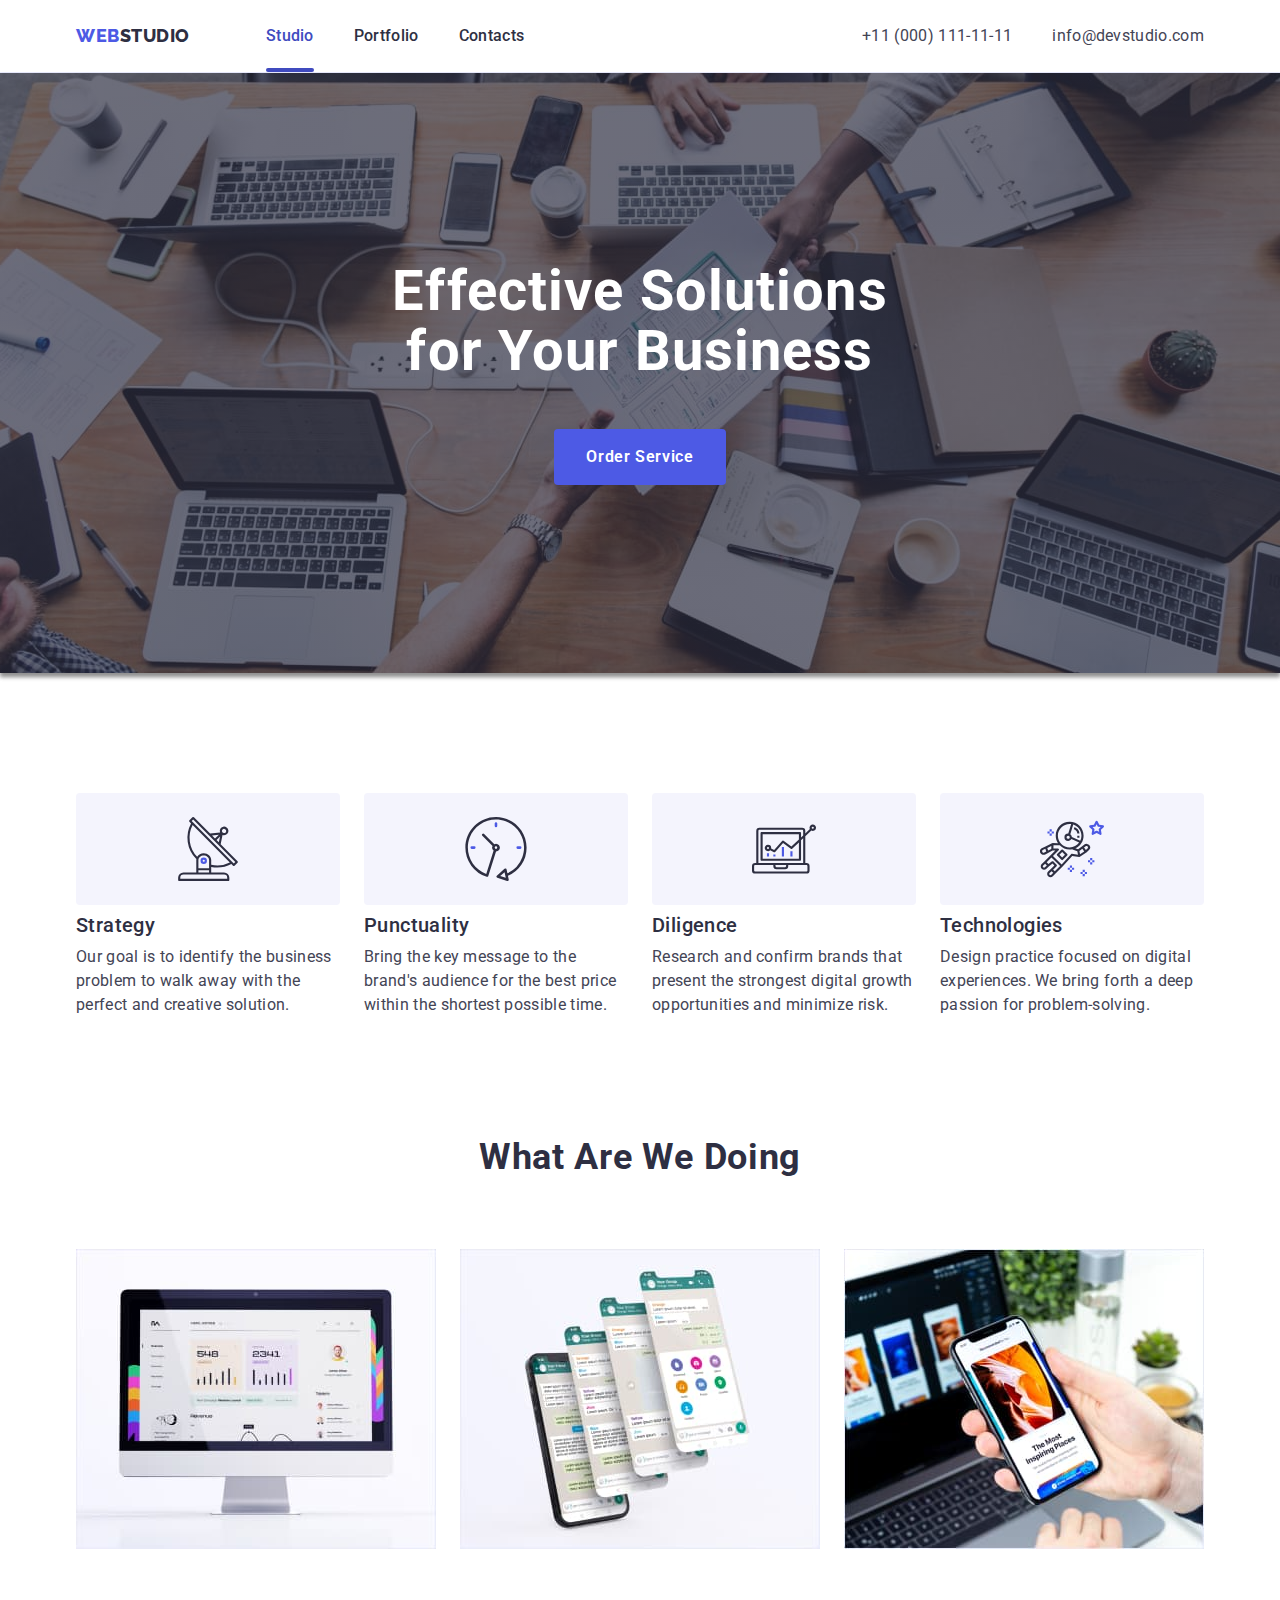
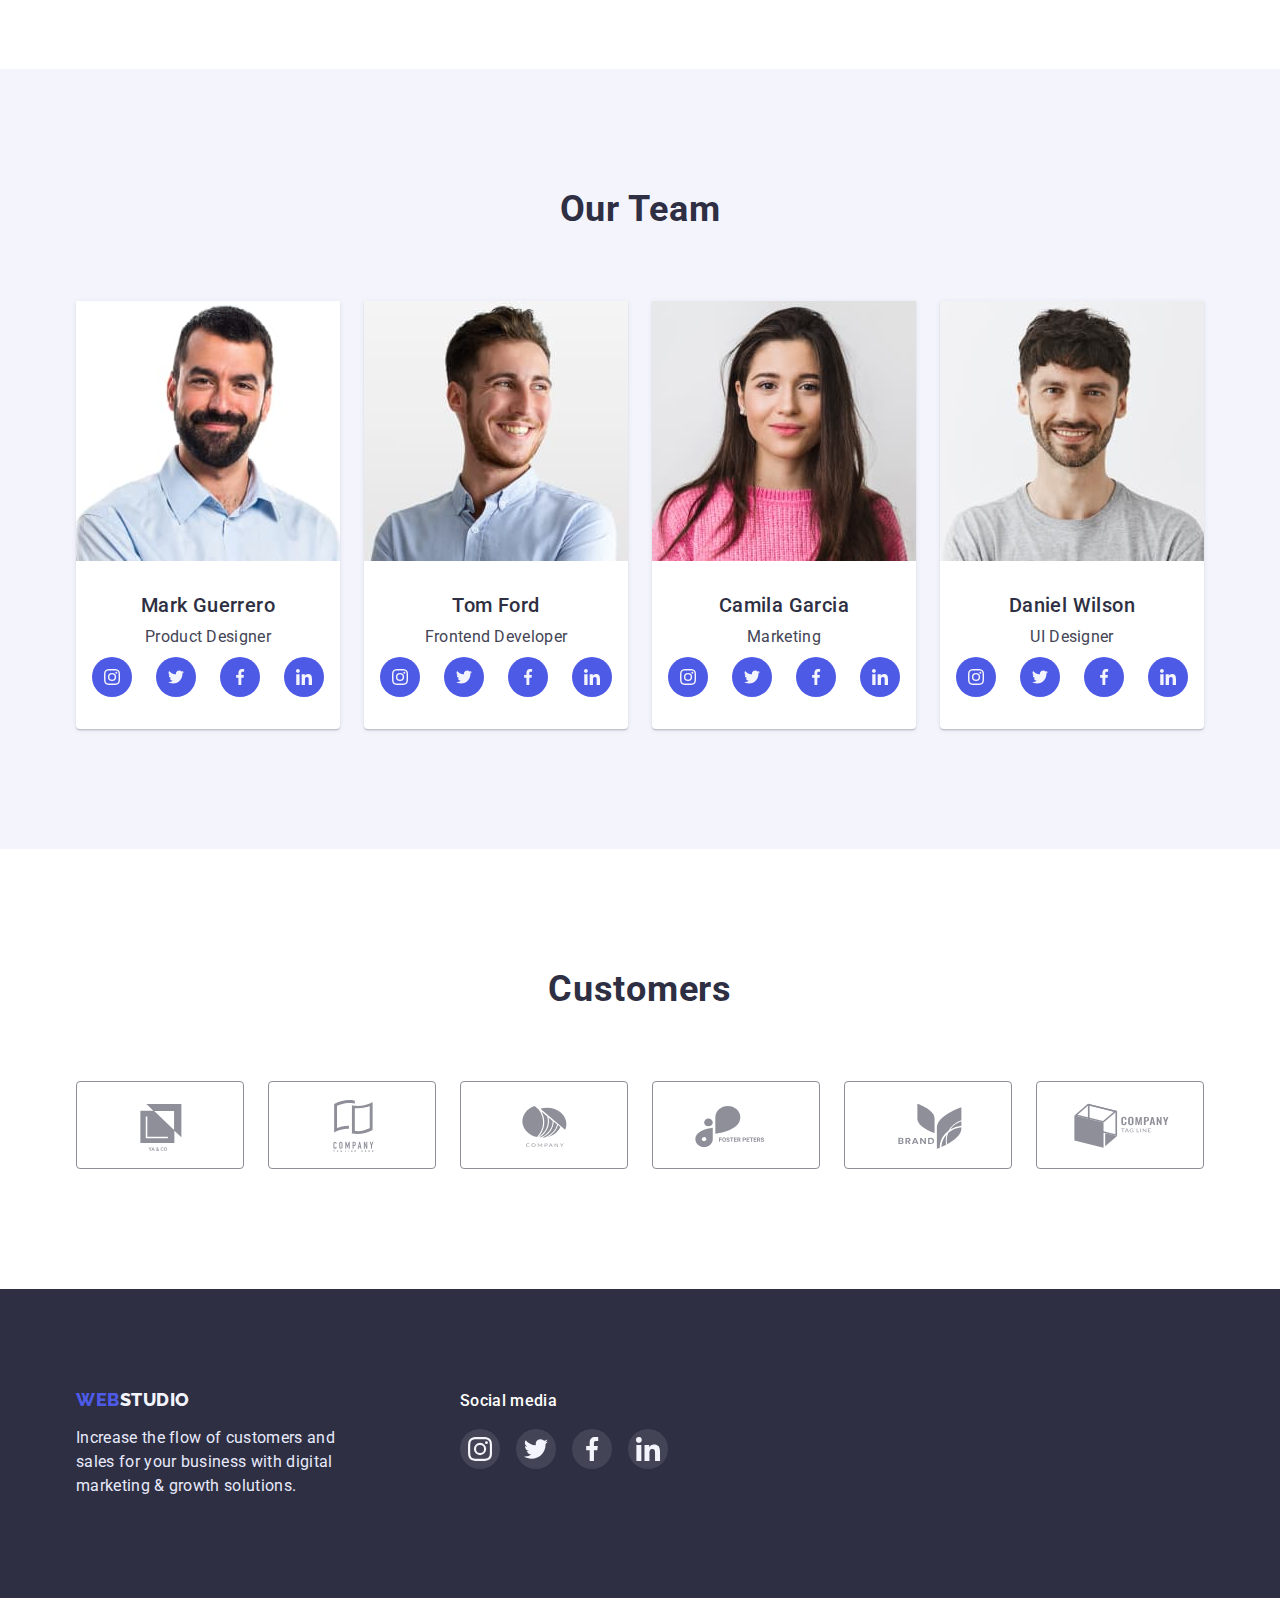
<file: index.html>
<!-- @format -->

<!DOCTYPE html>
<html lang="en">
 <head>
  <meta charset="UTF-8" />
  <meta http-equiv="X-UA-Compatible" content="IE=edge" />
  <meta name="viewport" content="width=device-width, initial-scale=1.0" />
  <title>webstudio</title>
  <link rel="preconnect" href="https://fonts.googleapis.com" />
  <link rel="preconnect" href="https://fonts.gstatic.com" crossorigin />
  <link
   href="https://fonts.googleapis.com/css2?family=Raleway:wght@800&family=Roboto:wght@400;500;700&display=swap"
   rel="stylesheet"
  />
  <link
   rel="stylesheet"
   href="https://cdnjs.cloudflare.com/ajax/libs/modern-normalize/1.1.0/modern-normalize.min.css"
  />
  <link rel="stylesheet" href="./css/styles.css" />
 </head>
 <body>
  <header class="page-header">
   <div class="container main-top">
    <nav class="top">
     <a href="./index.html" class="logo link">
      <span class="logo-web">web</span>studio
     </a>
     <ul class="site-nav list">
      <li class="item">
       <a href="./index.html" class="link current">Studio</a>
      </li>
      <li class="item">
       <a href="./portfolio.html" class="link">Portfolio</a>
      </li>
      <li class="item"><a href="" class="link">Contacts</a></li>
     </ul>
    </nav>

    <ul class="auth-nav list">
     <li class="item">
      <a href="tel:+110001111111" class="nav-tel link">+11 (000) 111-11-11</a>
     </li>
     <li class="item">
      <a href="mailto:info@devstudio.com" class="nav-mail link"
       >info@devstudio.com</a
      >
     </li>
    </ul>
   </div>
  </header>

  <main>
   <!--Hero-->
   <section class="hero">
    <div class="container">
     <h1 class="hero-title">
      Effective Solutions <br />
      for Your Business
     </h1>
     <button class="hero-btn button" type="button" data-modal-open>
      Order Service
     </button>
    </div>
   </section>

   <!--Section 1-->
   <section class="section-first">
    <div class="container">
     <h2 class="visually-hidden">Main About of company</h2>
     <ul class="list main-about">
      <li class="item about-item icon-antena">
       <h3 class="title-third">Strategy</h3>
       <p class="text">
        Our goal is to identify the business problem to walk away with the
        perfect and creative solution.
       </p>
      </li>
      <li class="item about-item icon-clock">
       <h3 class="title-third">Punctuality</h3>
       <p class="text">
        Bring the key message to the brand's audience for the best price within
        the shortest possible time.
       </p>
      </li>
      <li class="item about-item icon-diagram">
       <h3 class="title-third">Diligence</h3>
       <p class="text">
        Research and confirm brands that present the strongest digital growth
        opportunities and minimize risk.
       </p>
      </li>
      <li class="item about-item icon-astronavt">
       <h3 class="title-third">Technologies</h3>
       <p class="text">
        Design practice focused on digital experiences. We bring forth a deep
        passion for problem-solving.
       </p>
      </li>
     </ul>
    </div>
   </section>

   <!--Section2-->
   <section class="section-second">
    <div class="container">
     <h2 class="title-second">What are we doing</h2>
     <ul class="list work">
      <li class="item">
       <a href="">
        <img
         class="block"
         src="./images/index-foto/img1.jpg"
         alt="desctop applications"
         width="360"
         height="300"
        />
       </a>
      </li>
      <li class="item">
       <a href="">
        <img
         class="block"
         src="./images/index-foto/img2.jpg"
         alt="mobile applications"
         width="360"
         height="300"
        />
       </a>
      </li>
      <li class="item">
       <a href="">
        <img
         class="block"
         src="./images/index-foto/img3.jpg"
         alt="design solutions"
         width="360"
         height="300"
        />
       </a>
      </li>
     </ul>
    </div>
   </section>

   <!--Section3-->
   <section class="section-third">
    <div class="container">
     <h2 class="title-second">Our Team</h2>
     <ul class="list team">
      <li class="item">
       <div class="team-card">
        <img
         class="block"
         src="./images/index-foto/mark.jpg"
         alt="Mark Guerrero"
         width="264"
         height="260"
        />
        <div class="team-card-text">
         <h3 class="title-third">Mark Guerrero</h3>
         <p class="text">Product Designer</p>
         <ul class="list team-social-list">
          <li>
           <a class="link team-social-link" href="">
            <svg class="team-social-icon">
             <use href="./images/index-icons/sprite.svg#icon-instagram"></use>
            </svg>
           </a>
          </li>
          <li>
           <a class="link team-social-link" href="">
            <svg class="team-social-icon">
             <use href="./images/index-icons/sprite.svg#icon-twitter"></use>
            </svg>
           </a>
          </li>
          <li>
           <a class="link team-social-link" href="">
            <svg class="team-social-icon">
             <use href="./images/index-icons/sprite.svg#icon-facebook"></use>
            </svg>
           </a>
          </li>
          <li>
           <a class="link team-social-link" href="">
            <svg class="team-social-icon">
             <use href="./images/index-icons/sprite.svg#icon-linkedin"></use>
            </svg>
           </a>
          </li>
         </ul>
        </div>
       </div>
      </li>
      <li class="item">
       <div class="team-card">
        <img
         class="block"
         src="./images/index-foto/tom.jpg"
         alt="Tom Ford"
         width="264"
         height="260"
        />
        <div class="team-card-text">
         <h3 class="title-third">Tom Ford</h3>
         <p class="text">Frontend Developer</p>
         <ul class="list team-social-list">
          <li>
           <a class="link team-social-link" href="">
            <svg class="team-social-icon">
             <use href="./images/index-icons/sprite.svg#icon-instagram"></use>
            </svg>
           </a>
          </li>
          <li>
           <a class="link team-social-link" href="">
            <svg class="team-social-icon">
             <use href="./images/index-icons/sprite.svg#icon-twitter"></use>
            </svg>
           </a>
          </li>
          <li>
           <a class="link team-social-link" href="">
            <svg class="team-social-icon">
             <use href="./images/index-icons/sprite.svg#icon-facebook"></use>
            </svg>
           </a>
          </li>
          <li>
           <a class="link team-social-link" href="">
            <svg class="team-social-icon">
             <use href="./images/index-icons/sprite.svg#icon-linkedin"></use>
            </svg>
           </a>
          </li>
         </ul>
        </div>
       </div>
      </li>
      <li class="item">
       <div class="team-card">
        <img
         class="block"
         src="./images/index-foto/camila.jpg"
         alt="Camila Garcia"
         width="264"
         height="260"
        />
        <div class="team-card-text">
         <h3 class="title-third">Camila Garcia</h3>
         <p class="text">Marketing</p>
         <ul class="list team-social-list">
          <li>
           <a class="link team-social-link" href="">
            <svg class="team-social-icon">
             <use href="./images/index-icons/sprite.svg#icon-instagram"></use>
            </svg>
           </a>
          </li>
          <li>
           <a class="link team-social-link" href="">
            <svg class="team-social-icon">
             <use href="./images/index-icons/sprite.svg#icon-twitter"></use>
            </svg>
           </a>
          </li>
          <li>
           <a class="link team-social-link" href="">
            <svg class="team-social-icon">
             <use href="./images/index-icons/sprite.svg#icon-facebook"></use>
            </svg>
           </a>
          </li>
          <li>
           <a class="link team-social-link" href="">
            <svg class="team-social-icon">
             <use href="./images/index-icons/sprite.svg#icon-linkedin"></use>
            </svg>
           </a>
          </li>
         </ul>
        </div>
       </div>
      </li>
      <li class="item">
       <div class="team-card">
        <img
         class="block"
         src="./images/index-foto/daniel.jpg"
         alt="Daniel Wilson"
         width="264"
         height="260"
        />
        <div class="team-card-text">
         <h3 class="title-third">Daniel Wilson</h3>
         <p class="text">UI Designer</p>
         <ul class="list team-social-list">
          <li>
           <a class="link team-social-link" href="">
            <svg class="team-social-icon">
             <use href="./images/index-icons/sprite.svg#icon-instagram"></use>
            </svg>
           </a>
          </li>
          <li>
           <a class="link team-social-link" href="">
            <svg class="team-social-icon">
             <use href="./images/index-icons/sprite.svg#icon-twitter"></use>
            </svg>
           </a>
          </li>
          <li>
           <a class="link team-social-link" href="">
            <svg class="team-social-icon">
             <use href="./images/index-icons/sprite.svg#icon-facebook"></use>
            </svg>
           </a>
          </li>
          <li>
           <a class="link team-social-link" href="">
            <svg class="team-social-icon">
             <use href="./images/index-icons/sprite.svg#icon-linkedin"></use>
            </svg>
           </a>
          </li>
         </ul>
        </div>
       </div>
      </li>
     </ul>
    </div>
   </section>

   <!--Section4-->
   <section class="customers">
    <div class="container">
     <h2 class="title-second">Customers</h2>
     <ul class="list icons-customers">
      <li class="item-customer">
       <a class="link customer-link" href="">
        <svg class="customer-icon">
         <use href="./images/index-icons/sprite.svg#icon-Logo1"></use>
        </svg>
       </a>
      </li>
      <li>
       <a class="link customer-link" href="">
        <svg class="customer-icon">
         <use href="./images/index-icons/sprite.svg#icon-Logo2"></use>
        </svg>
       </a>
      </li>
      <li class="item-customer">
       <a class="link customer-link" href="">
        <svg class="customer-icon">
         <use href="./images/index-icons/sprite.svg#icon-Logo3"></use>
        </svg>
       </a>
      </li>
      <li class="item-customer">
       <a class="link customer-link" href="">
        <svg class="customer-icon">
         <use href="./images/index-icons/sprite.svg#icon-Logo4"></use>
        </svg>
       </a>
      </li>
      <li class="item-customer">
       <a class="link customer-link" href="">
        <svg class="customer-icon">
         <use href="./images/index-icons/sprite.svg#icon-Logo5"></use>
        </svg>
       </a>
      </li>
      <li class="item-customer">
       <a class="link customer-link" href="">
        <svg class="customer-icon">
         <use href="./images/index-icons/sprite.svg#icon-Logo6"></use>
        </svg>
       </a>
      </li>
     </ul>
    </div>
   </section>
  </main>

  <!--Footer-->
  <footer class="footer">
   <div class="container footer-box">
    <div class="footer-first-box">
     <a href="./index.html" class="footer-logo link">
      <span class="logo-web">web</span>studio
     </a>
     <p class="footer-text">
      Increase the flow of customers and sales for your business with digital
      marketing & growth solutions.
     </p>
    </div>
    <div>
     <h3 class="ftr-third-title">Social media</h3>
     <ul class="list footer-social-list">
      <li>
       <a class="link footer-social-link" href="">
        <svg class="footer-social-icon">
         <use href="./images/index-icons/sprite.svg#icon-instagram"></use>
        </svg>
       </a>
      </li>
      <li>
       <a class="link footer-social-link" href="">
        <svg class="footer-social-icon">
         <use href="./images/index-icons/sprite.svg#icon-twitter"></use>
        </svg>
       </a>
      </li>
      <li>
       <a class="link footer-social-link" href="">
        <svg class="footer-social-icon">
         <use href="./images/index-icons/sprite.svg#icon-facebook"></use>
        </svg>
       </a>
      </li>
      <li>
       <a class="link footer-social-link" href="">
        <svg class="footer-social-icon">
         <use href="./images/index-icons/sprite.svg#icon-linkedin"></use>
        </svg>
       </a>
      </li>
     </ul>
    </div>
   </div>
  </footer>
  <div class="backdrop is-hidden" data-modal>
   <div class="modal">
    <button class="modal-close">
     <svg class="icon-modal-close" data-modal-close>
      <use href="./images/index-icons/sprite.svg#icon-close-black"></use>
     </svg>
    </button>
   </div>
  </div>
  <script src="./js/modal.js"></script>
 </body>
</html>
</file>
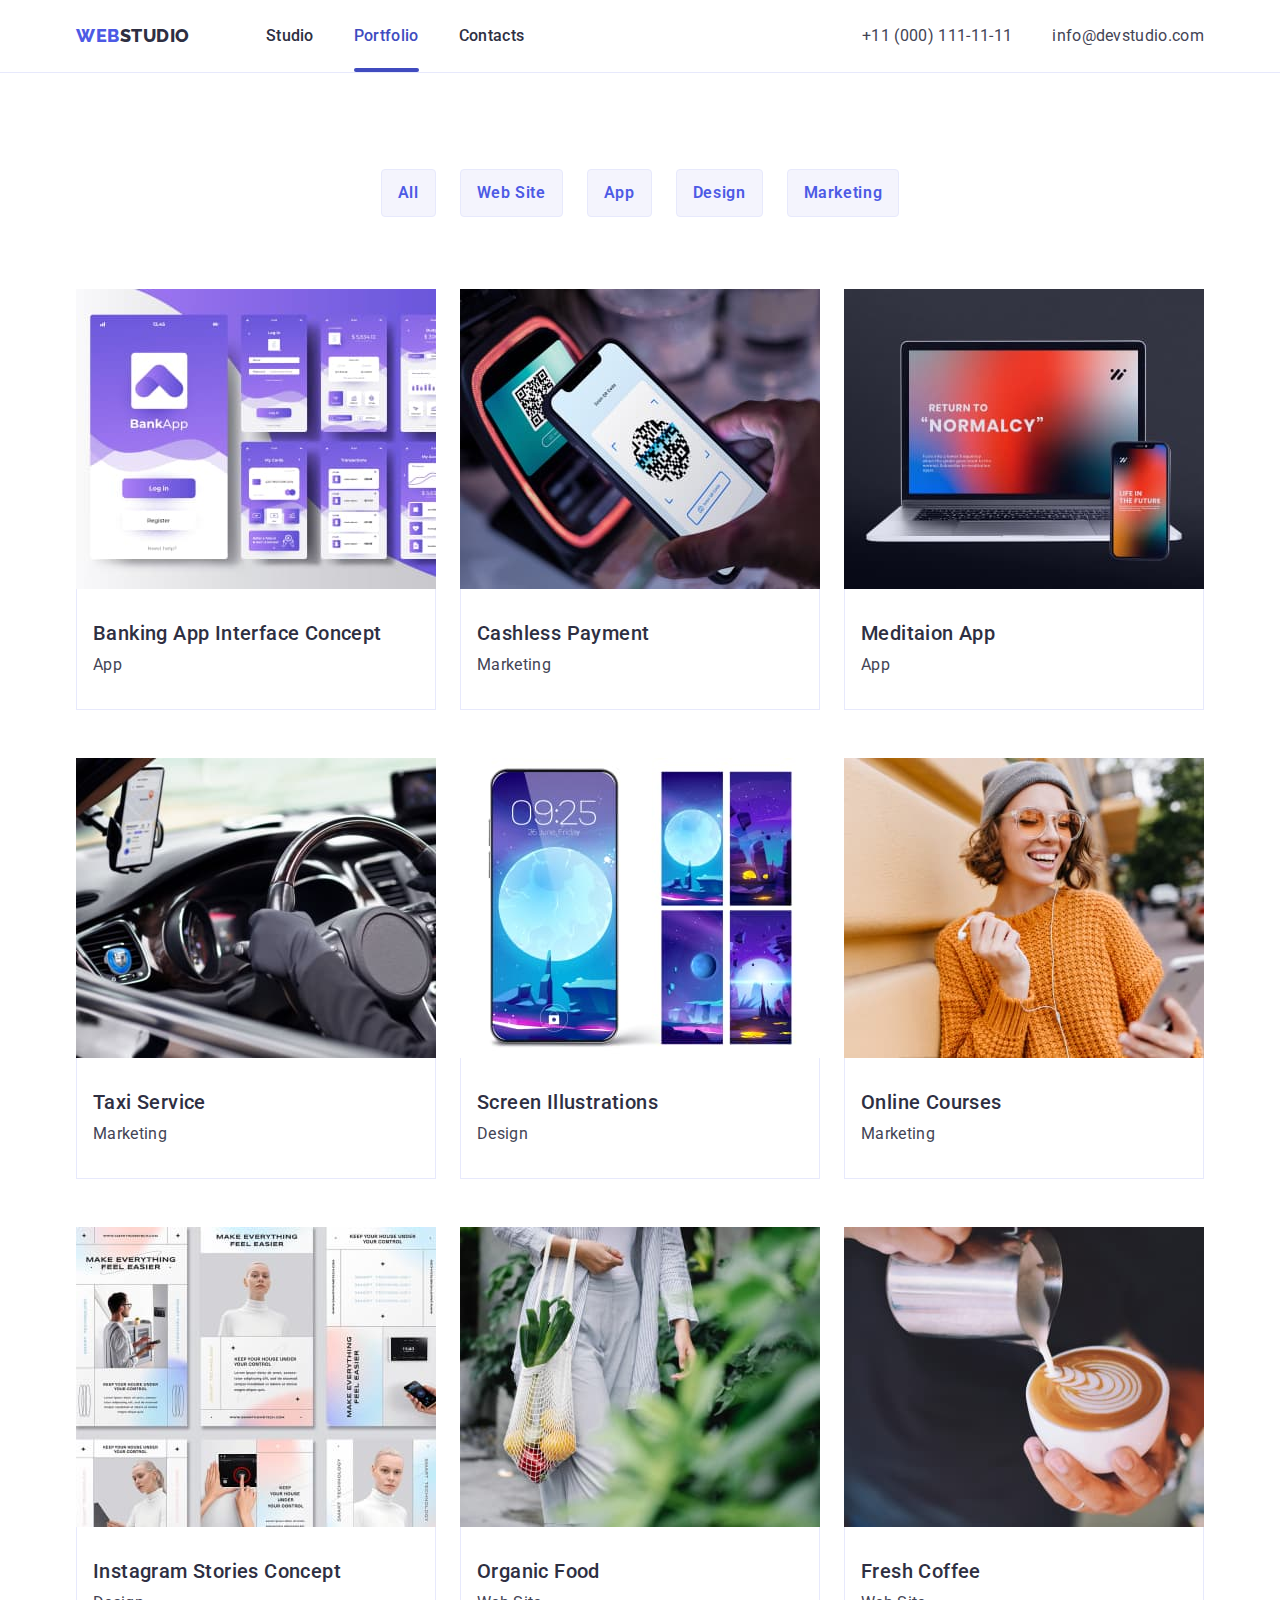
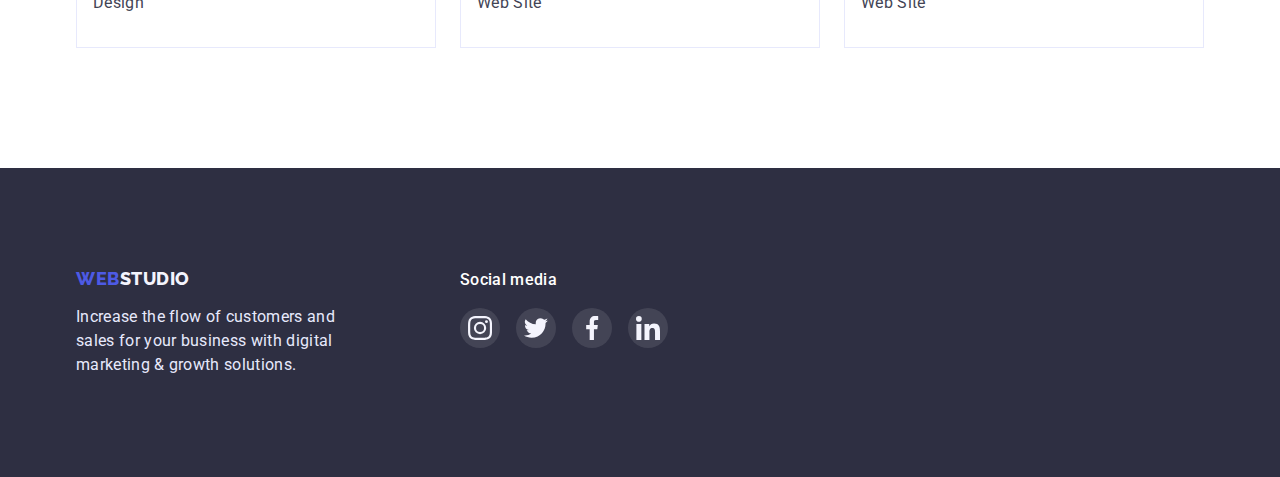
<file: portfolio.html>
<!-- @format -->

<!DOCTYPE html>
<html lang="en">
 <head>
  <meta charset="UTF-8" />
  <meta http-equiv="X-UA-Compatible" content="IE=edge" />
  <meta name="viewport" content="width=device-width, initial-scale=1.0" />
  <title>Portfolio</title>
  <link rel="preconnect" href="https://fonts.googleapis.com" />
  <link rel="preconnect" href="https://fonts.gstatic.com" crossorigin />
  <link
   href="https://fonts.googleapis.com/css2?family=Raleway:wght@800&family=Roboto:wght@400;500;700&display=swap"
   rel="stylesheet"
  />
  <link
   rel="stylesheet"
   href="https://cdnjs.cloudflare.com/ajax/libs/modern-normalize/1.1.0/modern-normalize.min.css"
  />
  <link rel="stylesheet" href="./css/styles.css" />
 </head>
 <body>
  <header class="page-header">
   <div class="container main-top">
    <nav class="top">
     <a href="./index.html" class="logo link">
      <span class="logo-web">web</span>studio
     </a>
     <ul class="site-nav list">
      <li class="item">
       <a href="./index.html" class="link">Studio</a>
      </li>
      <li class="item">
       <a href="./portfolio.html" class="link current">Portfolio</a>
      </li>
      <li class="item"><a href="" class="link">Contacts</a></li>
     </ul>
    </nav>

    <ul class="auth-nav list">
     <li class="item">
      <a href="tel:+110001111111" class="nav-tel link">+11 (000) 111-11-11</a>
     </li>
     <li class="item">
      <a href="mailto:info@devstudio.com" class="nav-mail link"
       >info@devstudio.com</a
      >
     </li>
    </ul>
   </div>
  </header>

  <main>
   <section class="section-portfolio">
    <div class="container">
     <ul class="list filter">
      <li class="item">
       <button type="button" class="portfolio-btn button">All</button>
      </li>
      <li class="item">
       <button type="button" class="portfolio-btn button">Web Site</button>
      </li>
      <li class="item">
       <button type="button" class="portfolio-btn button">App</button>
      </li>
      <li class="item">
       <button type="button" class="portfolio-btn button">Design</button>
      </li>
      <li class="item">
       <button type="button" class="portfolio-btn button">Marketing</button>
      </li>
     </ul>
     <ul class="list work-example">
      <li class="work-item">
       <div class="work-box-action">
        <img
         class="block"
         src="./images/portfolio-foto/Banking_App.jpg"
         alt="App Interface"
         width="360"
         height="300"
        />
        <p class="work-text-action">
         14 Stylish and User-Friendly App Design Concepts · Task Manager App ·
         Calorie Tracker App · Exotic Fruit Ecommerce App · Cloud Storage App
        </p>
       </div>
       <div class="border-prtf">
        <h3 class="title-third">Banking App Interface Concept</h3>
        <p class="text">App</p>
       </div>
      </li>

      <li class="work-item">
       <div class="work-box-action">
        <img
         class="block"
         src="./images/portfolio-foto/Cashless_Payment.jpg"
         alt="Phone screen"
         width="360"
         height="300"
        />
        <p class="work-text-action">
         14 Stylish and User-Friendly App Design Concepts · Task Manager App ·
         Calorie Tracker App · Exotic Fruit Ecommerce App · Cloud Storage App
        </p>
       </div>
       <div class="border-prtf">
        <h3 class="title-third">Cashless Payment</h3>
        <p class="text">Marketing</p>
       </div>
      </li>

      <li class="work-item">
       <div class="work-box-action">
        <img
         class="block"
         src="./images/portfolio-foto/Meditaion_App.jpg"
         alt="Laptop and phone"
         width="360"
         height="300"
        />
        <p class="work-text-action">
         14 Stylish and User-Friendly App Design Concepts · Task Manager App ·
         Calorie Tracker App · Exotic Fruit Ecommerce App · Cloud Storage App
        </p>
       </div>
       <div class="border-prtf">
        <h3 class="title-third">Meditaion App</h3>
        <p class="text">App</p>
       </div>
      </li>

      <li class="work-item">
       <div class="work-box-action">
        <img
         class="block"
         src="./images/portfolio-foto/Taxi_Service.jpg"
         alt="Inside car"
         width="360"
         height="300"
        />
        <p class="work-text-action">
         14 Stylish and User-Friendly App Design Concepts · Task Manager App ·
         Calorie Tracker App · Exotic Fruit Ecommerce App · Cloud Storage App
        </p>
       </div>
       <div class="border-prtf">
        <h3 class="title-third">Taxi Service</h3>
        <p class="text">Marketing</p>
       </div>
      </li>

      <li class="work-item">
       <div class="work-box-action">
        <img
         class="block"
         src="./images/portfolio-foto/Screen_Illustrations.jpg"
         alt="Picture on a phone"
         width="360"
         height="300"
        />
        <p class="work-text-action">
         14 Stylish and User-Friendly App Design Concepts · Task Manager App ·
         Calorie Tracker App · Exotic Fruit Ecommerce App · Cloud Storage App
        </p>
       </div>
       <div class="border-prtf">
        <h3 class="title-third">Screen Illustrations</h3>
        <p class="text">Design</p>
       </div>
      </li>

      <li class="work-item">
       <div class="work-box-action">
        <img
         class="block"
         src="./images/portfolio-foto/Online_Courses.jpg"
         alt="Girl in a hat"
         width="360"
         height="300"
        />
        <p class="work-text-action">
         14 Stylish and User-Friendly App Design Concepts · Task Manager App ·
         Calorie Tracker App · Exotic Fruit Ecommerce App · Cloud Storage App
        </p>
       </div>
       <div class="border-prtf">
        <h3 class="title-third">Online Courses</h3>
        <p class="text">Marketing</p>
       </div>
      </li>

      <li class="work-item">
       <div class="work-box-action">
        <img
         class="block"
         src="./images/portfolio-foto/Instagram_Stories_Concept.jpg"
         alt="Pictures of Instagram stories"
         width="360"
         height="300"
        />
        <p class="work-text-action">
         14 Stylish and User-Friendly App Design Concepts · Task Manager App ·
         Calorie Tracker App · Exotic Fruit Ecommerce App · Cloud Storage App
        </p>
       </div>
       <div class="border-prtf">
        <h3 class="title-third">Instagram Stories Concept</h3>
        <p class="text">Design</p>
       </div>
      </li>

      <li class="work-item">
       <div class="work-box-action">
        <img
         class="block"
         src="./images/portfolio-foto/Organic_Food.jpg"
         alt="Organic food in a string bag"
         width="360"
         height="300"
        />
        <p class="work-text-action">
         14 Stylish and User-Friendly App Design Concepts · Task Manager App ·
         Calorie Tracker App · Exotic Fruit Ecommerce App · Cloud Storage App
        </p>
       </div>
       <div class="border-prtf">
        <h3 class="title-third">Organic Food</h3>
        <p class="text">Web Site</p>
       </div>
      </li>

      <li class="work-item">
       <div class="work-box-action">
        <img
         class="block"
         src="./images/portfolio-foto/Fresh_Coffee.jpg"
         alt="A cup of Coffee"
         width="360"
         height="300"
        />
        <p class="work-text-action">
         14 Stylish and User-Friendly App Design Concepts · Task Manager App ·
         Calorie Tracker App · Exotic Fruit Ecommerce App · Cloud Storage App
        </p>
       </div>
       <div class="border-prtf">
        <h3 class="title-third">Fresh Coffee</h3>
        <p class="text">Web Site</p>
       </div>
      </li>
     </ul>
    </div>
   </section>
  </main>

  <!--Footer-->
  <footer class="footer">
   <div class="container footer-box">
    <div class="footer-first-box">
     <a href="./index.html" class="footer-logo link">
      <span class="logo-web">web</span>studio
     </a>
     <p class="footer-text">
      Increase the flow of customers and sales for your business with digital
      marketing & growth solutions.
     </p>
    </div>
    <div>
     <h3 class="ftr-third-title">Social media</h3>
     <ul class="list footer-social-list">
      <li>
       <a class="link footer-social-link" href="">
        <svg class="footer-social-icon">
         <use href="./images/index-icons/sprite.svg#icon-instagram"></use>
        </svg>
       </a>
      </li>
      <li>
       <a class="link footer-social-link" href="">
        <svg class="footer-social-icon">
         <use href="./images/index-icons/sprite.svg#icon-twitter"></use>
        </svg>
       </a>
      </li>
      <li>
       <a class="link footer-social-link" href="">
        <svg class="footer-social-icon">
         <use href="./images/index-icons/sprite.svg#icon-facebook"></use>
        </svg>
       </a>
      </li>
      <li>
       <a class="link footer-social-link" href="">
        <svg class="footer-social-icon">
         <use href="./images/index-icons/sprite.svg#icon-linkedin"></use>
        </svg>
       </a>
      </li>
     </ul>
    </div>
   </div>
  </footer>
 </body>
</html>
</file>
<file: css/styles.css>
/** @format */

:root {
 --site-nav-color: #2e2f42;
 --auth-nav-color: #434455;
 --hero-title-color: #ffffff;
 --hero-bgc: #2e2f42;
 --hero-btn-text: #ffffff;
 --hero-btn-bgc: #4d5ae5;
 --hero-btn-bgc-hover: #404bbf;
 --primary-text-color: #434455;
 --title-two-color: #2e2f42;
 --title-three-color: #2e2f42;
 --logo-acsent-color: #4d5ae5;
 --logo-color: #2e2f42;
 --acsent: #4d5ae5;
 --bgc-section-third: #f4f4fd;
 --team-card-bgc: #ffffff;
 --white-color: #ffffff;
 --click-color: #404bbf;
 --btn-fon-cloud: #f4f4fd;
 --btn-border-color: #e7e9fc;
 --footer-bgc: #2e2f42;
 --footer-text-color: #e7e9fc;
 --footer-logo-color: #f4f4fd;
 --border-color: #e7e9fc;
 --border-color-hover: #f4f4fd;
 --team-social-hover: #404bbf;
 --team-social: #4d5ae5;
 --customer-border: #8e8f99;
 --customer-hover: #404bbf;
 --work-text-action-color: #f4f4fd;
 --work-box-action-bgc: #4d5ae5;
 --footer-social-bgc: rgba(255, 255, 255, 0.1);
 --footer-social-bgc-hover: #31d0aa;
 --modal-bgcolor: #fcfcfc;
 --modal-close-bgc: #e7e9fc;
 --backdrop-bgc: rgba(46, 47, 66, 0.4);
}

body {
 color: var(--primary-text-color);
 background-color: var(--white-color);
 font-family: 'Roboto', sans-serif;
}
.container {
 margin-left: auto;
 margin-right: auto;
 width: 1158px;
 padding-left: 15px;
 padding-right: 15px;
 /* outline: 1px solid red; */
}
.list {
 margin: 0;
 padding: 0;
 list-style: none;
}
.link {
 text-decoration: none;
}
.button {
 font-family: inherit;
 font-style: normal;
 font-weight: 600;
 font-size: 16px;
 display: flex;
 align-items: center;
 letter-spacing: 0.04em;
 cursor: pointer;
 border-radius: 4px;
}
.block {
 display: block;
}

/* Logo */
.page-header {
 border-bottom: 1px solid #e7e9fc;
}
.logo {
 color: var(--logo-color);
 font-family: 'Raleway', sans-serif;
 font-weight: 800;
 font-size: 18px;
 line-height: 1.33;
 display: flex;
 letter-spacing: 0.03em;
 text-transform: uppercase;
}

.logo-web {
 color: var(--logo-acsent-color);
}

/* Site nav */

.site-nav .link.current {
 position: relative;
 color: var(--click-color);
}
.current::after {
 position: absolute;
 left: 0;
 bottom: 0;
 content: '';
 display: block;
 width: 100%;
 height: 4px;
 background-color: var(--click-color);
 border-radius: 2px;
}
.site-nav .link {
 display: block;
 padding-top: 24px;
 padding-bottom: 24px;

 color: var(--site-nav-color);
 font-weight: 500;
 font-size: 16px;
 line-height: 1.5;
 letter-spacing: 0.02em;
}
.site-nav .link:hover,
.site-nav .link:focus {
 color: var(--site-nav-color);
}
.site-nav .link:active {
 color: var(--acsent);
}

.site-nav {
 display: flex;
 margin-left: 76px;
}

.site-nav .item:not(:last-child) {
 margin-right: 40px;
}

.auth-nav {
 display: flex;
 margin-left: auto;
}
.top {
 display: flex;
 align-items: center;
}
.main-top {
 display: flex;
}
.auth-nav .link {
 display: block;
 padding-top: 24px;
 padding-bottom: 24px;
 color: var(--auth-nav-color);

 font-weight: 400;
 font-size: 16px;
 line-height: 1.5;
 letter-spacing: 0.02em;
}
.auth-nav .link:hover,
.auth-nav .link:focus {
 color: var(--acsent);
}
.auth-nav .item + .item {
 margin-left: 40px;
}

.nav-tel {
}
.nav-mail {
}

/* Hero */

.hero {
 padding-top: 188px;
 padding-bottom: 188px;
 background-color: var(--hero-bgc);
 height: 600px;
 max-width: 1440px;
 margin-left: auto;
 margin-right: auto;
 background-image: linear-gradient(
   to right,
   rgba(46, 47, 66, 0.7),
   rgba(46, 47, 66, 0.7)
  ),
  url('../images/index-foto/people-office.jpg');

 background-repeat: no-repeat;
 background-position: center;
 background-size: cover;
 box-shadow: 0px 4px 4px rgba(0, 0, 0, 0.25), 0px 4px 4px rgba(0, 0, 0, 0.25);
}

.hero-title {
 margin-top: 0;
 margin-bottom: 48px;

 font-size: 56px;
 line-height: 1.071429;
 text-align: center;
 letter-spacing: 0.02em;

 color: var(--hero-title-color);
}

.hero-btn {
 margin-left: auto;
 margin-right: auto;
 color: var(--hero-btn-text);
 background-color: var(--hero-btn-bgc);
 line-height: 1.5;
 padding: 16px 32px;
 border: 0;
}
.hero-btn:active {
 background-color: var(--click-color);
}
.hero-btn:hover,
.hero-btn:focus {
 background-color: var(--hero-btn-bgc-hover);
 box-shadow: 0px 4px 4px rgba(0, 0, 0, 0.15);
}

/* Sections */
.title-second {
 margin: 0;
 margin-bottom: 72px;
 padding: 0;
 color: var(--title-two-color);
 font-weight: 700;
 font-size: 36px;
 line-height: 1.1112;
 text-align: center;
 letter-spacing: 0.02em;
 text-transform: capitalize;
}
.title-third {
 margin: 0;
 margin-bottom: 8px;
 padding: 0;
 color: var(--title-three-color);
 font-weight: 500;
 font-size: 20px;
 line-height: 1.2;
 letter-spacing: 0.02em;
}
.text {
 margin: 0;
 padding: 0;
 font-weight: 400;
 font-size: 16px;
 line-height: 1.5;
 letter-spacing: 0.02em;
}

/* section 1 */
.section-first {
 padding-top: 120px;
 padding-bottom: 120px;
}
.main-about {
 display: flex;
}
.main-about .item {
 width: calc((100% - 3 * 24px) / 4);
}
.main-about .item:not(:last-child) {
 margin-right: 24px;
}
.about-item::before {
 display: block;
 content: '';
 margin-bottom: 8px;
 height: 112px;
 background-color: var(--btn-fon-cloud);

 background-repeat: no-repeat;
 background-position: center;
 border-radius: 4px;
 /* outline: 1px solid teal; */
}
.icon-antena::before {
 background-image: url(../images/index-icons/antenna.svg);
}
.icon-clock::before {
 background-image: url(../images/index-icons/clock.svg);
}
.icon-diagram::before {
 background-image: url(../images/index-icons/diagram.svg);
}
.icon-astronavt::before {
 background-image: url(../images/index-icons/astronaut.svg);
}
.visually-hidden {
 position: absolute;
 width: 1px;
 height: 1px;
 margin: -1px;
 border: 0;
 padding: 0;
 white-space: nowrap;
 clip-path: inset(100%);
 clip: rect(0 0 0 0);
 overflow: hidden;
}

/* section 2 */
.section-second {
 padding-bottom: 120px;
}

.work {
 display: flex;
}
.work .item:not(:last-child) {
 margin-right: 24px;
}
.work::before {
 display: inline-block;
 content: '';
 height: 112px;
 width: 264px;
}

/* section 3 */

.team {
 display: flex;
}

.team .item:not(:last-child) {
 margin-right: 24px;
}

.section-third {
 padding-top: 120px;
 padding-bottom: 120px;
 background-color: var(--bgc-section-third);
}

.team-card {
 text-align: center;
 background-color: var(--team-card-bgc);
 box-shadow: 0px 1px 6px rgba(46, 47, 66, 0.08),
  0px 1px 1px rgba(46, 47, 66, 0.16), 0px 2px 1px rgba(46, 47, 66, 0.08);
 border-radius: 0px 0px 4px 4px;
}

.team-card-text {
 padding: 32px 16px;
 /* padding-top: 32px;
 padding-bottom: 32px; */
}
.team-card-text .text {
 margin-bottom: 8px;
}
.team-social-list {
 display: flex;
 gap: 24px;
 /* background-color: teal; */
}
.team-social-link {
 width: 40px;
 height: 40px;
 background-color: var(--team-social);
 border-radius: 50%;
 display: flex;
 align-items: center;
 justify-content: center;
}
.team-social-link:hover,
.team-social-link:focus {
 background-color: var(--team-social-hover);
}
.team-social-icon {
 width: 16px;
 height: 16px;
}

/* Section 4 */
.customers {
 padding-top: 120px;
 padding-bottom: 120px;
}
.icons-customers {
 display: flex;
 gap: 24px;
}
.customer-link {
 width: 168px;
 height: 88px;
 display: flex;
 align-items: center;
 justify-content: center;
 color: var(--customer-border);
 border: 1px solid var(--customer-border);
 border-radius: 4px;
}
.customer-link:hover,
.customer-link:focus {
 color: var(--customer-hover);
 border: 1px solid var(--customer-hover);
}

.customer-icon {
 width: 104px;
 height: 56px;
 fill: currentColor;
}

/* Footer */
.footer {
 padding-top: 100px;
 padding-bottom: 100px;
 background-color: var(--footer-bgc);
}
.footer-box {
 display: flex;
}
.footer-first-box {
 margin-right: 120px;
}
.footer-text {
 width: 264px;
 margin-top: 0;
 margin-bottom: 0;
 font-size: 16px;
 line-height: 1.5;
 letter-spacing: 0.02em;
 color: var(--footer-text-color);
}
.footer-logo {
 margin-bottom: 16px;
 color: var(--footer-logo-color);
 font-family: 'Raleway';
 font-weight: 800;
 font-size: 18px;
 line-height: 1.17;
 display: flex;
 align-items: center;
 letter-spacing: 0.03em;
 text-transform: uppercase;
}
.ftr-third-title {
 margin: 0;
 padding: 0;
 margin-bottom: 16px;
 font-weight: 500;
 font-size: 16px;
 line-height: 1.5;
 letter-spacing: 0.02em;
 color: #ffffff;
}
.footer-social-list {
 display: flex;
 gap: 16px;
 /* background-color: black;  */
}
.footer-social-link {
 width: 40px;
 height: 40px;
 background: var(--footer-social-bgc);
 border-radius: 50%;
 display: flex;
 align-items: center;
 justify-content: center;
}
.footer-social-link:hover,
.footer-social-link:focus {
 background-color: var(--footer-social-bgc-hover);
}
.footer-social-icon {
 width: 24px;
 height: 24px;
}
/* Portfolio */

.section-portfolio {
 padding-bottom: 120px;
 padding-top: 96px;
}

.filter {
 display: flex;
 justify-content: center;
 margin-bottom: 72px;
}
.filter .item:not(:last-child) {
 margin-right: 24px;
}

.portfolio-btn {
 color: var(--acsent);
 background-color: var(--btn-fon-cloud);
 line-height: 1.5;
 text-align: center;
 border: 1px solid var(--btn-border-color);
 padding: 8px 16px;
 height: 48px;
 border-radius: 4px;
}
.portfolio-btn:hover,
.portfolio-btn:focus,
.portfolio-btn:active {
 color: var(--white-color);
 background-color: var(--click-color);
 box-shadow: 0px 3px 1px rgba(0, 0, 0, 0.1), 0px 2px 1px rgba(0, 0, 0, 0.08),
  0px 2px 2px rgba(0, 0, 0, 0.12);
}
/* .portfolio-btn:hover,
.portfolio-btn:focus {
 box-shadow: 0px 3px 1px rgba(0, 0, 0, 0.1), 0px 2px 1px rgba(0, 0, 0, 0.08),
  0px 2px 2px rgba(0, 0, 0, 0.12);
} */

.work-example {
 display: flex;
 flex-wrap: wrap;
}

.work-example .work-item {
 margin-right: 24px;
 margin-bottom: 48px;
}
.work-example .work-item:nth-child(3n + 3) {
 margin-right: 0;
}
.work-example .work-item:nth-last-child(-n + 3) {
 margin-bottom: 0px;
}
.work-example .work-item:hover,
.work-example .work-item:focus {
 box-shadow: 0px 1px 6px rgba(46, 47, 66, 0.08),
  0px 1px 1px rgba(46, 47, 66, 0.16), 0px 2px 1px rgba(46, 47, 66, 0.08);
}

.border-prtf {
 padding-top: 32px;
 padding-bottom: 32px;
 padding-left: 16px;
 border: 1px solid var(--border-color);
 border-top: none;
}
.work-box-action {
 position: relative;
 overflow: hidden;
}

.work-text-action {
 position: absolute;
 display: inline-block;
 top: 40px;
 left: 32px;
 width: 296px;
 font-weight: 400;
 font-size: 16px;
 line-height: 1.5;
 letter-spacing: 0.02em;
 color: var(--work-text-action-color);
 transform: translatey(250%);
 transition: transform 250ms cubic-bezier(0.4, 0, 0.2, 1);
}

.work-item:hover .work-text-action,
.work-item:focus .work-text-action {
 transform: translatey(0);
}

.work-box-action::before {
 position: absolute;
 display: inline-block;
 content: '';

 width: 100%;
 height: 100%;
 background-color: var(--work-box-action-bgc);
 transform: translateY(100%);
 transition: transform 250ms cubic-bezier(0.4, 0, 0.2, 1);
}

.work-item:hover .work-box-action::before,
.work-item:focus .work-box-action::before {
 transform: translateY(0);
}

.border-prtf:hover .work-box-action::before {
 opacity: 1;
}
/* .border-prtf:hover,
.border-prtf:focus {
border: 0.5px solid #f4f4fd;} */

.backdrop {
 position: fixed;
 top: 0;
 left: 0;
 width: 100%;
 height: 100%;
 transform: scale(1, 1);
 transition: scale 2500ms cubic-bezier(0.4, 0, 0.2, 1);
 background-color: var(--backdrop-bgc);
}
.backdrop.is-hidden {
 /* opacity: 0; */
 pointer-events: none;
 transform: scale(0, 0);
}

.modal {
 position: absolute;
 top: 50%;
 left: 50%;
 transform: translate(-50%, -50%);
 min-height: 576px;
 min-width: 408px;
 padding: ;
 background-color: var(--modal-bgcolor);
}
.modal-close {
 display: block;
 height: 24px;
 width: 24px;
 margin-right: 24px;
 margin-top: 24px;
 margin-left: auto;
 padding: 0;
 border-radius: 50%;
 border: 1px solid rgba(0, 0, 0, 0.1);
 background-color: var(--modal-close-bgc);
 cursor: pointer;
}

.icon-modal-close {
 height: 8px;
 width: 8px;
}
</file>
